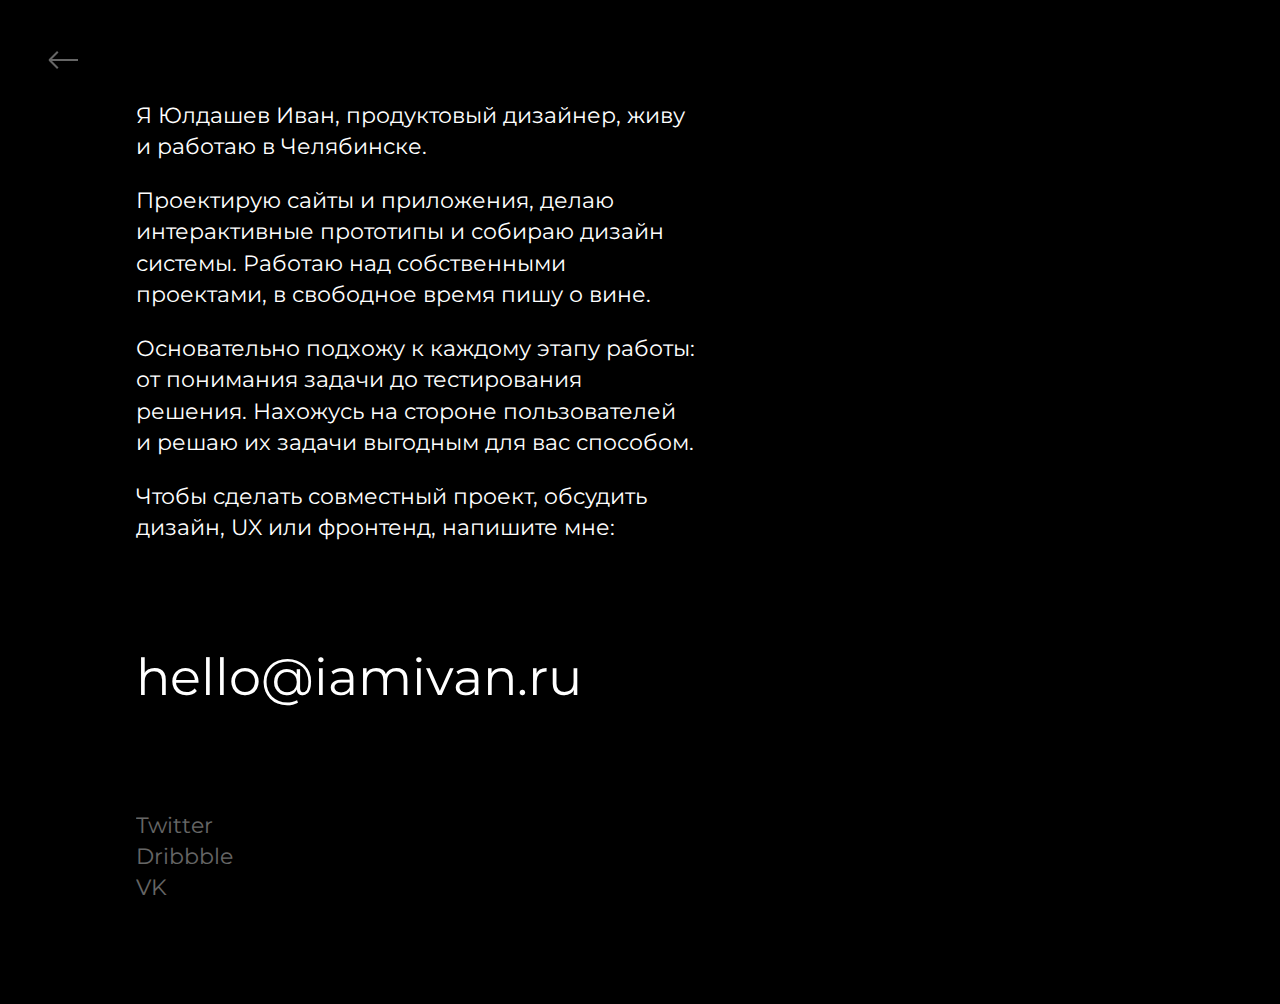
<file: about/index.html>
<!DOCTYPE html>
<html lang="ru">
<head>
    <title>"Эбаут"</title>

    <meta http-equiv="X-UA-Compatible" content="IE=10">
    <meta charset="UTF-8">
    <meta name="viewport" content="width=device-width, initial-scale=1">
    <meta name="google-site-verification" content="aXHKMaAOXmFBP4LpBjuvx6UPUMU-GS4F5z2DaGhROl0">

    <link rel="stylesheet" href="/styles.css" media="screen" title="no title" charset="utf-8">
    <link rel="stylesheet" href="/animate.css">
</head>
<body>
    <div class="menu">
        <a href="/">
            <div class="menu__back">
                <div class="menu__back-line-t"></div>
                <div class="menu__back-line-c"></div>
                <div class="menu__back-line-b"></div>
                <div class="clear"></div>
            </div>
        </a>
        <div class="clear"></div>
    </div>

    <div class="container">
        <div class="about">
            <div class="about__text">
                <p class="paragraph animated fadeIn n1">Я&nbsp;Юлдашев Иван, продуктовый дизайнер, живу и&nbsp;работаю в&nbsp;Челябинске.</p>
                <p class="paragraph animated fadeIn n2">Проектирую сайты и&nbsp;приложения, делаю интерактивные прототипы и&nbsp;собираю дизайн системы. Работаю над собственными проектами, в&nbsp;свободное время пишу о&nbsp;вине.</p>
                <p class="paragraph animated fadeIn n3">Основательно подхожу к&nbsp;каждому этапу работы: от&nbsp;понимания задачи до&nbsp;тестирования решения. Нахожусь на&nbsp;стороне пользователей и&nbsp;решаю их&nbsp;задачи выгодным для вас способом.</p>
                <p class="paragraph animated fadeIn n4">Чтобы сделать совместный проект, обсудить дизайн, UX&nbsp;или фронтенд, напишите мне:</p>
                <p class="paragraph paragraph--email animated fadeIn n5"><a href="mailto:hello@iamivan.ru">hello@iamivan.ru</a></p>
                <div class="paragraph">
                    <a class="paragraph--social animated fadeIn40 n6" href="https://twitter.com/IYuldashev">Twitter</a></br>
                    <a class="paragraph--social animated fadeIn40 n6" href="https://dribbble.com/IYuldashev">Dribbble</a></br>
                    <a class="paragraph--social animated fadeIn40 n6" href="https://vk.com/ivan.yuldashev">VK</a>
                </div>
            </div>
        </div>

    </div>
</body>
</html>
</file>
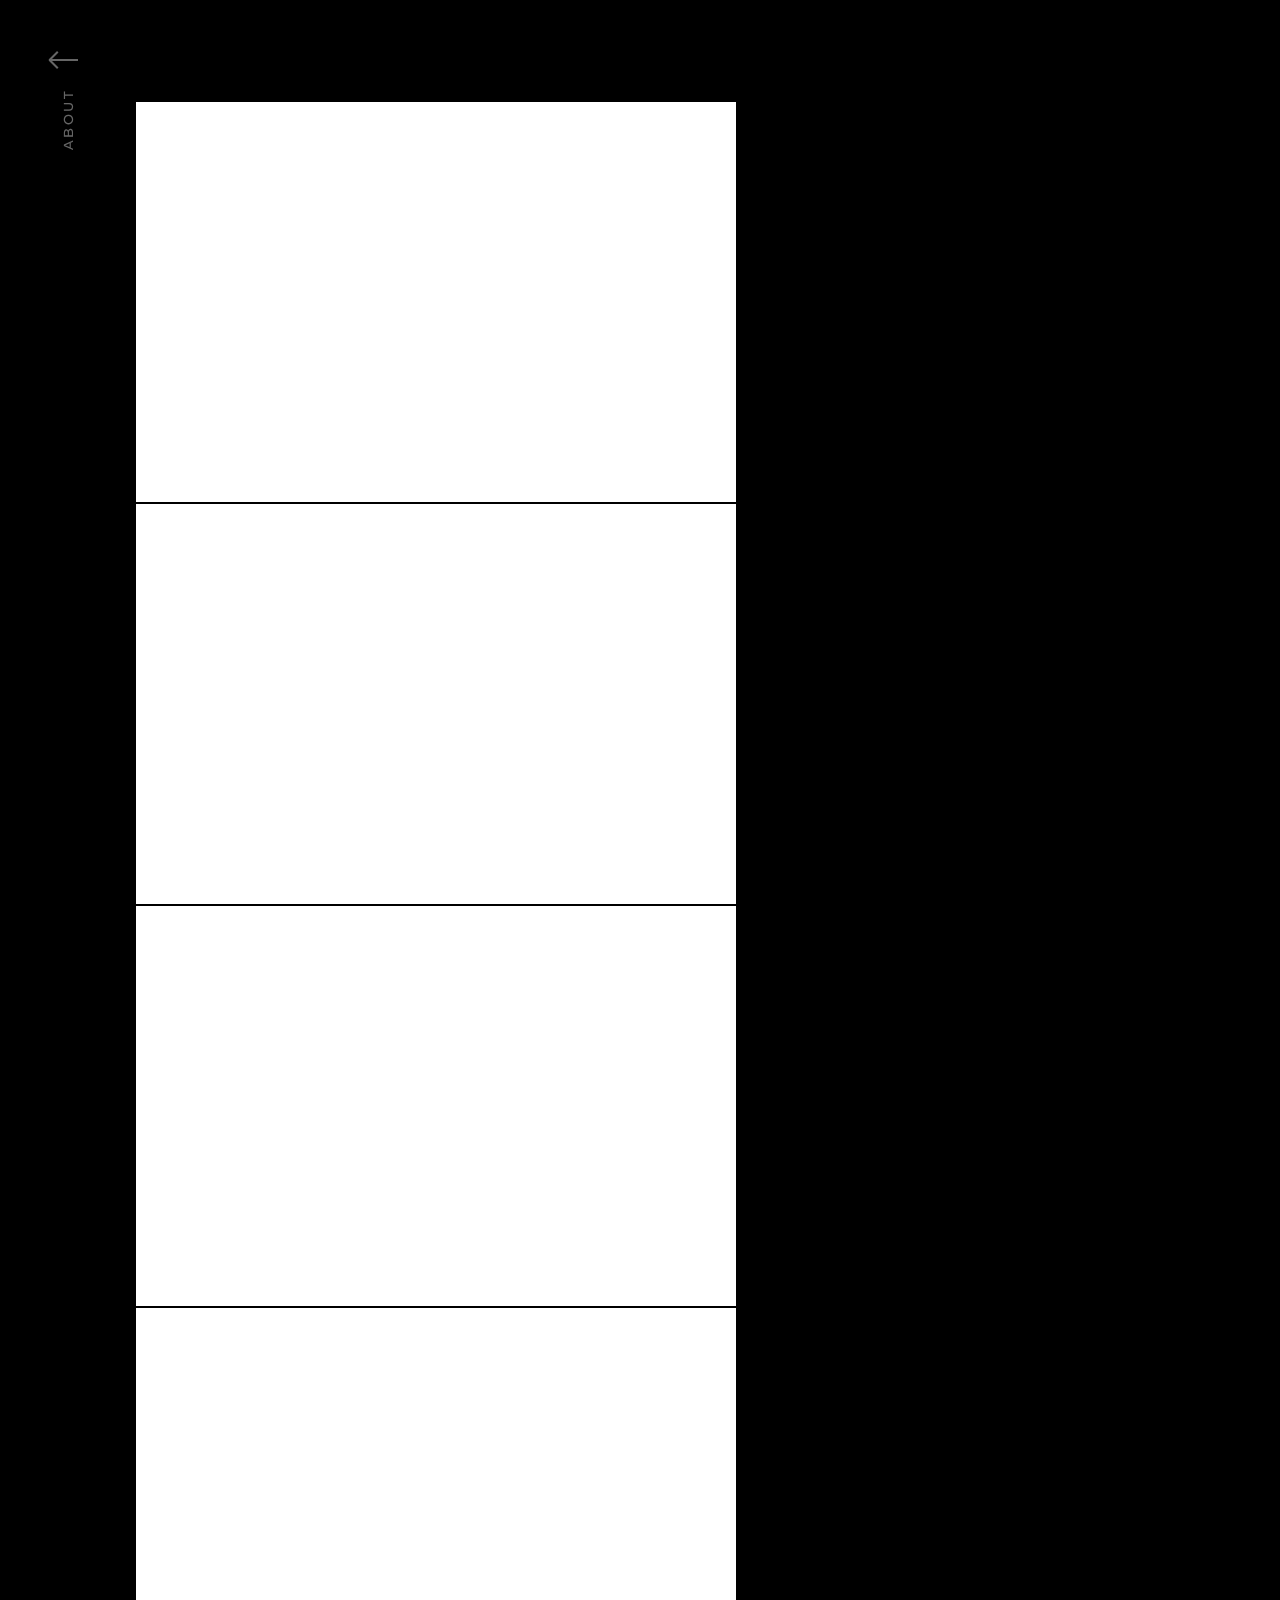
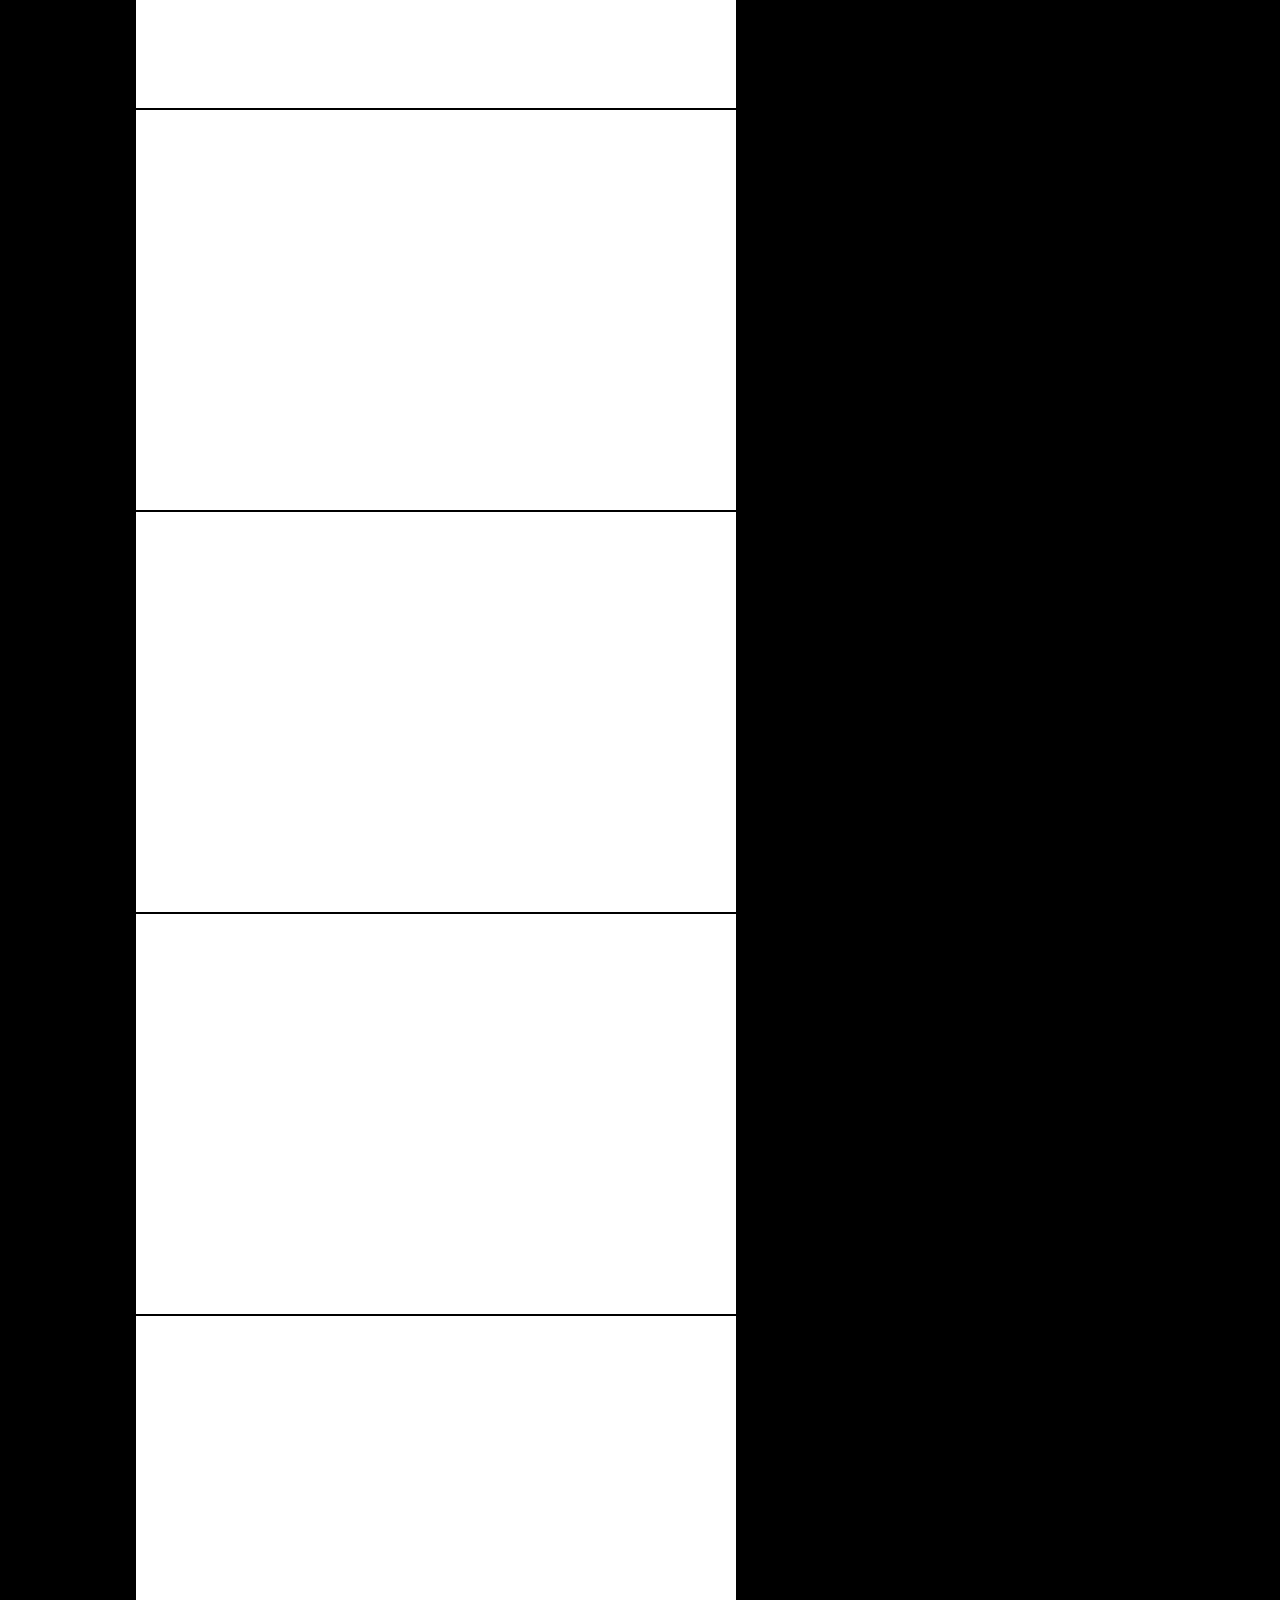
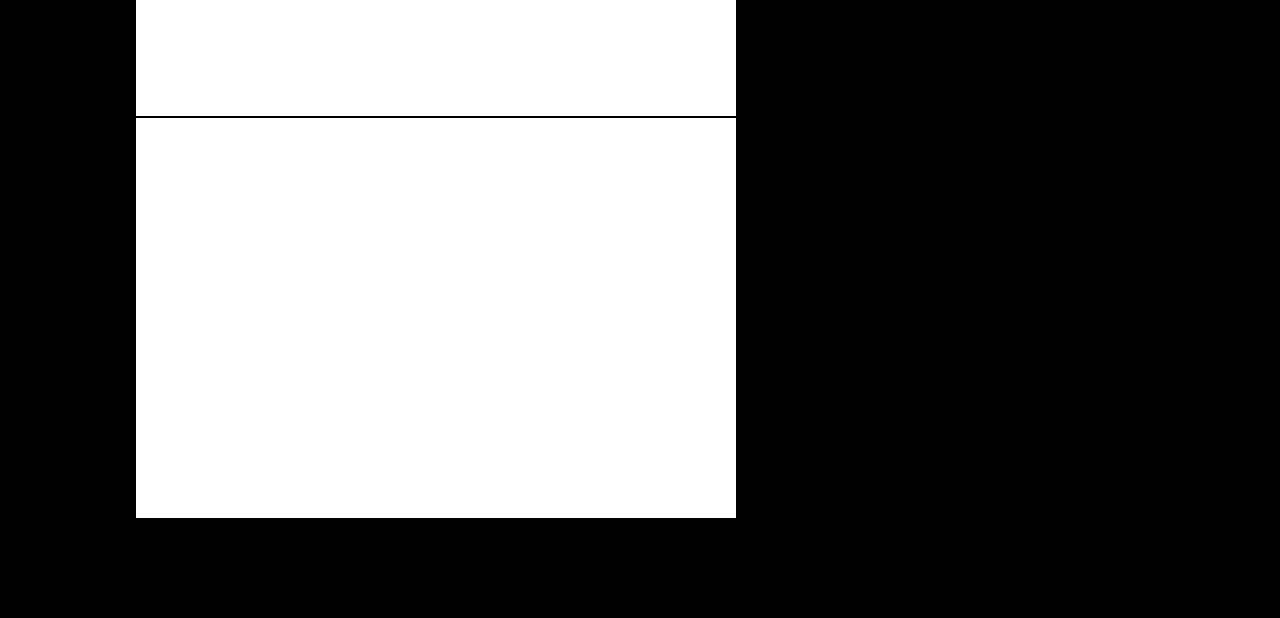
<file: archive/index.html>
<!DOCTYPE html>
<html lang="ru">
<head>
    <title>Архив</title>

    <meta http-equiv="X-UA-Compatible" content="IE=10">
    <meta charset="UTF-8">
    <meta name="viewport" content="width=device-width, initial-scale=1">
    <meta name="google-site-verification" content="aXHKMaAOXmFBP4LpBjuvx6UPUMU-GS4F5z2DaGhROl0">

    <link rel="stylesheet" href="/styles.css" media="screen" title="no title" charset="utf-8">
    <link rel="stylesheet" href="/animate.css">
</head>
<body>
    <div class="menu">
        <a href="/">
            <div class="menu__back">
                <div class="menu__back-line-t"></div>
                <div class="menu__back-line-c"></div>
                <div class="menu__back-line-b"></div>
                <div class="clear"></div>
            </div>
        </a>
        <a class="menu__link menu__link--about" href="/about/"><span>About</span></a>
        <div class="clear"></div>
    </div>

    <div class="container">
        <div class="archive">
            <div class="archive__work-container"></div>
            <div class="archive__work-container"></div>
            <div class="archive__work-container"></div>
            <div class="archive__work-container"></div>
            <div class="archive__work-container"></div>
            <div class="archive__work-container"></div>
            <div class="archive__work-container"></div>
            <div class="archive__work-container"></div>
            <div class="archive__work-container"></div>
        </div>
    </div>
</body>
</html>
</file>
<file: styles.css>
/*
 * 1. Normalize
 * 2.
 * 3. About
 */

@import url('https://fonts.googleapis.com/css?family=Montserrat:200,200i,300,300i,400,400i,500,500i,600,600i,700,700i&subset=cyrillic');
@import url('https://fonts.googleapis.com/css?family=Open+Sans:300,400,600,700');




/* normalize.css v8.0.0 | MIT License | github.com/necolas/normalize.css */

*, ::after, ::before {
    box-sizing: border-box;
}

html {
    -webkit-text-size-adjust: none;
    -webkit-font-smoothing: subpixel-antialiased;
    -webkit-font-smoothing: antialiased;
}

body {
    background: rgba(0, 0, 0, 1);
    font-family: 'Montserrat', 'Open Sans', sans-serif;
    font-weight: 300;
    margin: 0;
}

h1 {
    font-size: 2em;
    margin: 0.67em 0;
}

hr {
    box-sizing: content-box;
    height: 0;
    overflow: visible;
}

pre {
    font-family: monospace, monospace;
    font-size: 1em;
}

a {
    background-color: transparent;
    text-decoration: none;
    color: #fff;
}

abbr[title] {
    border-bottom: none;
    text-decoration: underline;
    text-decoration: underline dotted;
}

b,
strong {
    font-weight: bolder;
}

code,
kbd,
samp {
    font-family: monospace, monospace;
    font-size: 1em;
}

small {
    font-size: 80%;
}

sub,
sup {
    font-size: 75%;
    line-height: 0;
    position: relative;
    vertical-align: baseline;
}

sub {
    bottom: -0.25em;
}

sup {
    top: -0.5em;
}

img {
    border-style: none;
}

ul {
    margin: 0;
}

button,
input,
optgroup,
select,
textarea {
    font-family: inherit;
    font-size: 100%;
    line-height: 1.15;
    margin: 0;
}

button,
input {
    overflow: visible;
}

button,
select {
    text-transform: none;
}

button,
[type="button"],
[type="reset"],
[type="submit"] {
    -webkit-appearance: button;
}

button::-moz-focus-inner,
[type="button"]::-moz-focus-inner,
[type="reset"]::-moz-focus-inner,
[type="submit"]::-moz-focus-inner {
    border-style: none;
    padding: 0;
}

button:-moz-focusring,
[type="button"]:-moz-focusring,
[type="reset"]:-moz-focusring,
[type="submit"]:-moz-focusring {
    outline: 1px dotted ButtonText;
}

fieldset {
    padding: 0.35em 0.75em 0.625em;
}

legend {
    box-sizing: border-box;
    color: inherit;
    display: table;
    max-width: 100%;
    padding: 0;
    white-space: normal;
}

progress {
    vertical-align: baseline;
}

textarea {
    overflow: auto;
}

[type="checkbox"],
[type="radio"] {
    box-sizing: border-box;
    padding: 0;
}

[type="number"]::-webkit-inner-spin-button,
[type="number"]::-webkit-outer-spin-button {
    height: auto;
}

[type="search"] {
    -webkit-appearance: textfield;
    outline-offset: -2px;
}

[type="search"]::-webkit-search-decoration {
    -webkit-appearance: none;
}

::-webkit-file-upload-button {
    -webkit-appearance: button;
    font: inherit;
}

details {
    display: block;
}

summary {
    display: list-item;
}

template {
    display: none;
}

[hidden] {
    display: none;
}

.clear {
    clear: both;
}





/* */

.bg {
    position: fixed;
    top: 50%;
    left: 50%;
    opacity: .6;
}

.animation__text {
    font-size: 18rem;
    line-height: 18rem;
}





/* Content */

.container {
    display: flex;
}

.container--index {
    position: absolute;
    top: 0;
    width: 100%;
    height: 100vh;
}

.menu {
    z-index: 1;
    margin: 20px 30px;
}

.menu__logo,
.menu__link,
.menu__back {
    float: left;
}

.menu__logo,
.menu__back {
    width: 40px;
    height: 32px;
    padding: 6px;
}

.menu__back {
    opacity: .4;
    transition: opacity 1s;
}

.menu__back:hover {
    opacity: 1;
}

.menu__logo-line-v,
.menu__logo-line-g,
.menu__logo-circle,
.menu__back-line-t,
.menu__back-line-c,
.menu__back-line-b {
    float: left;
}

.menu__logo-line-v {
    width: 2px;
    height: 18px;
    background: #fff;
    margin-top: 1px;
}

.menu__logo-line-g {
    width: 6px;
    height: 2px;
    background: #fff;
    margin-top: 9px;
}

.menu__logo-circle {
    width: 20px;
    height: 20px;
    border: 2px solid #fff;
    border-radius: 50%;
}

.menu__back-line-t {
    margin-top: 9px;
    width: 12px;
    height: 2px;
    background: #fff;
    transform: rotate(-45deg);
    transform-origin: left bottom;
}

.menu__back-line-c {
    width: 28px;
    height: 2px;
    margin-top: -2px;
    background: #fff;
}

.menu__back-line-b {
    width: 12px;
    height: 2px;
    background: #fff;
    transform: rotate(45deg);
    margin-top: -2px;
    transform-origin: left top;
}

.menu__link {
    padding: 6px;
    letter-spacing: .2em;
    font-size: .8em;
    line-height: 1.6em;
    color: #fff;
    font-weight: 500;
    white-space: nowrap;
    text-transform: uppercase;
    opacity: .4;
    transition: opacity 1s;
    margin-top: 1px;
    float: right;
}

.menu__link--active {
    opacity: 1;
}

.menu__link:hover {
    opacity: 1;
}

.works__archive-icon {
    width: 40px;
    height: 40px;
    border: 2px solid #fff;
    border-radius: 50%;
    opacity: .4;
    transition: opacity 1s;
    padding: 16px 10px;
    margin: 20px auto;
}

.works__archive-icon:hover {
    opacity: 1;
}

.works__archive-icon-dot {
    width: 4px;
    height: 4px;
    border: 2px solid #fff;
    border-radius: 50%;
    float: left;
}

.dot-margin {
    margin-right: 2px;
}





/* Works */

.works {
    width: 100%;
    margin: auto;
}

.works__lists {
    list-style: none;
    padding: 0;
    margin-top: 40px;
    text-align: center;
}

.works__work {
    font-size: 2.4em;
    line-height: 1.4em;
}

.works__work--italic {
    font-style: italic;
}





/* About */

.about {
    width: 100%;
    margin: auto;
}

.about__text,
.archive {
    margin: 36px;
    max-width: 560px;
}

.paragraph {
    color: #fff;
    font-size: 1em;
    line-height: 1.4em;
    font-weight: 400;
}

.paragraph--email {
    font-size: 1.6em;
    line-height: 1.6em;
}

.paragraph--social {
    opacity: .4;
    transition: opacity 1s;
}

.paragraph--social:hover {
    opacity: 1;
}





/* Archive */

.archive__work-container {
    width: 80vw;
    max-width: 600px;
    height: 400px;
    background-color: #fff;
    margin-top: 2px;
}





/* @Media */

@media (min-width: 600px) {

    .animation__text {
        font-size: 28rem;
        line-height: 28rem;
    }

    .works__work {
        font-size: 3.2em;
    }

    .paragraph {
        font-size: 1.4em;
    }

    .paragraph--email {
        font-size: 3.2em;
        line-height: 3.2em;
    }

}

@media (min-width: 860px) {

    .menu {
        position: fixed;
        top: 44px;
        left: 44px;
        margin: 0;
    }

    .menu__logo,
    .menu__link,
    .menu__back {
        float: none;
    }

    .menu__link--about {
        position: absolute;
        left: 41px;
        top: 80px;
    }

    .menu__link {
        transform: rotate(-90deg);
        transform-origin: left bottom;
        margin: 0;
        float: none;
    }

    .about__text,
    .archive {
        margin: 100px 80px 100px 136px;
    }

    .works__lists {
        text-align: left;
        margin-left: 186px;
    }

    .works__archive-icon {
        margin: 20px 0 0 2px;
    }

}

@media (min-width: 1300px) {

    .works__lists {
        margin-left: 206px;
    }

}


@media (min-width: 1500px) {

    .animation__text {
        font-size: 40rem;
        line-height: 40rem;
    }

    .works__lists {
        margin-left: 246px;
    }

    .works__work {
        font-size: 4.2em;
    }

    .paragraph {
        line-height: 1.6em;
    }

}
</file>
